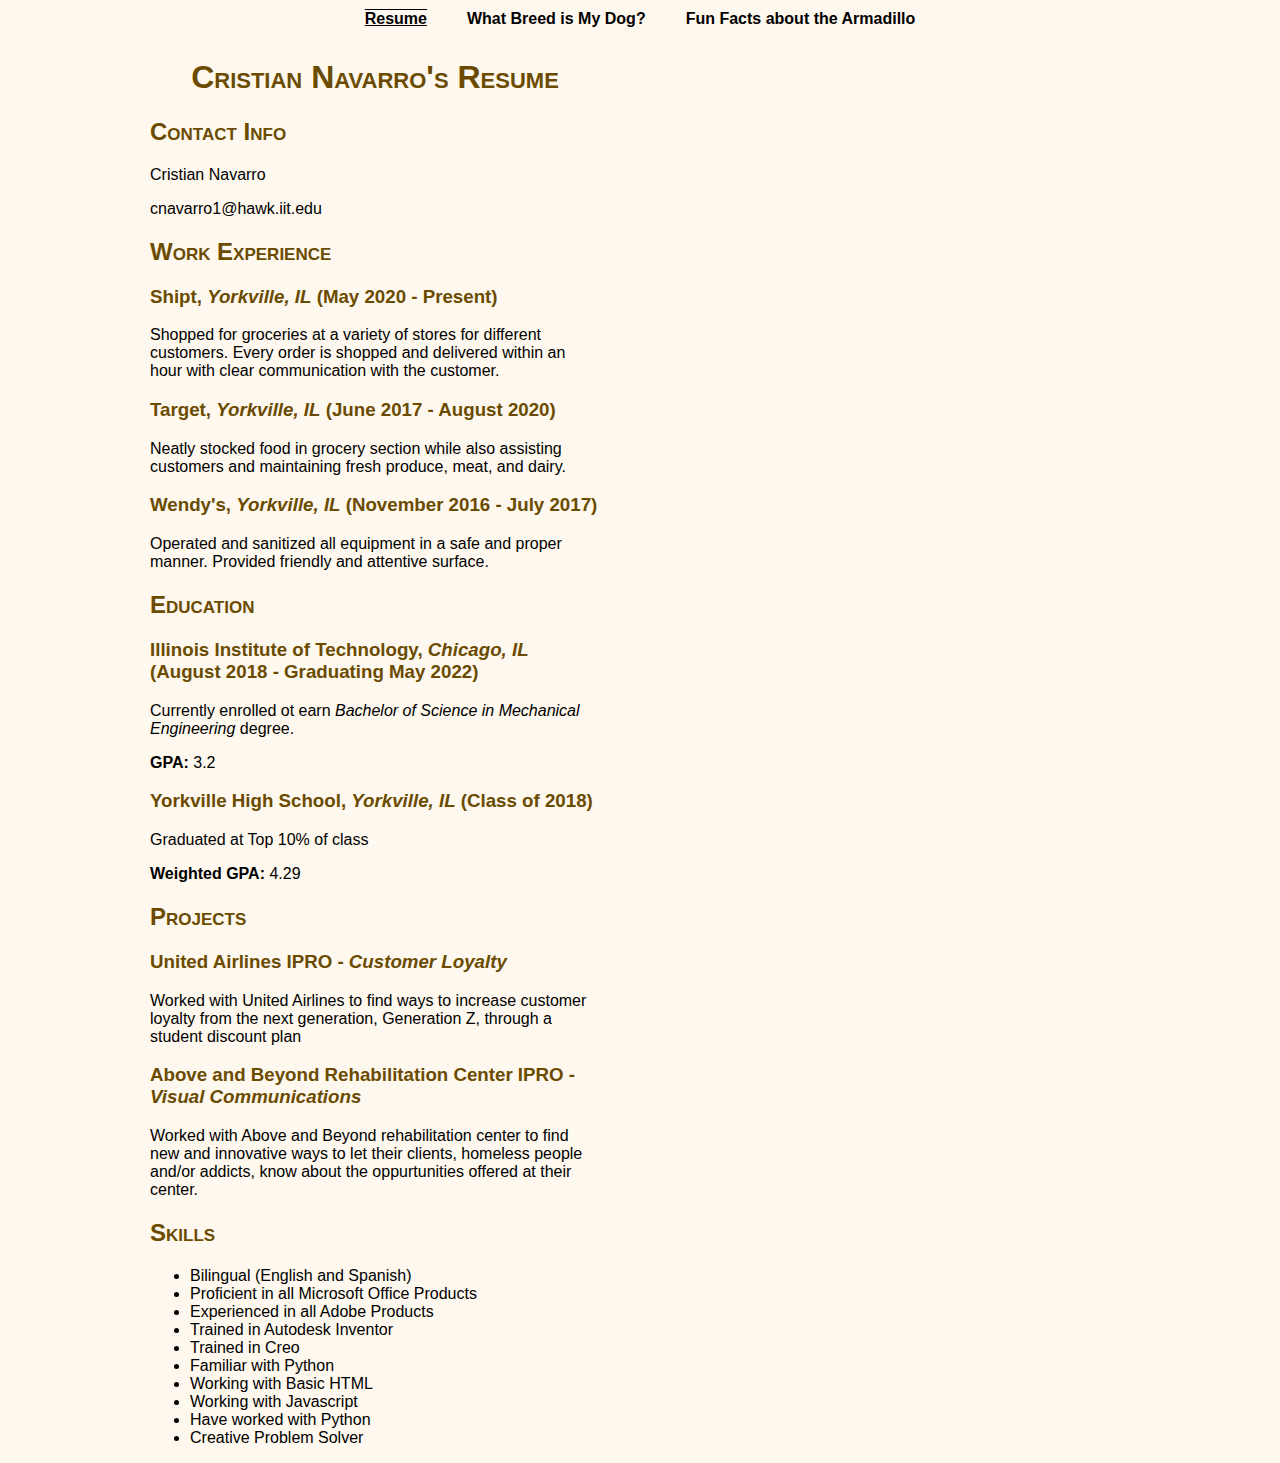
<file: index.html>
<!DOCTYPE html>
<html lang="en">
<head>
  <meta charset="UTF-8">
  <title>Cristian Navarro's Resume</title>
  <link rel="stylesheet" type="text/css" href="css/normalize.css">
  <link rel="stylesheet" href="css/style.css">
</head>
<body>
  <header>
    <nav id="main-navbar">
      <div id="navbar-container">
        <ul>
          <li id="onpage"><a href="https://cnavarro1.github.io/project1/"><strong>Resume</strong></a></li>
          <li><a href="https://cnavarro1.github.io/project1/unknowndogbreed.html"><strong>What Breed is My Dog?</strong></a></li>
          <li><a href="https://cnavarro1.github.io/project1/armadillofacts.html"><strong>Fun Facts about the Armadillo</strong></a></li>
        </ul>
      </div>
    </nav>
  </header>
  <section id="resume">
  <h1>Cristian Navarro's Resume</h1>
  <section>
    <h2>Contact Info</h2>
    <p>Cristian Navarro</p>
    <p>cnavarro1&commat;hawk.iit.edu</p>
  </section>
  <section>
    <h2>Work Experience</h2>
    <h3>Shipt, <em>Yorkville, IL</em> (May 2020 - Present)</h3>
    <p>Shopped for groceries at a variety of stores for different customers. Every order is shopped and delivered within an hour with clear communication with the customer.</p>
    <h3>Target, <em>Yorkville, IL</em> (June 2017 - August 2020)</h3>
    <p>Neatly stocked food in grocery section while also assisting customers and maintaining fresh produce, meat, and dairy.</p>
    <h3>Wendy's, <em>Yorkville, IL</em> (November 2016 - July 2017)</h3>
    <p>Operated and sanitized all equipment in a safe and proper manner. Provided friendly and attentive surface.</p> 
  </section>
  <section>
    <h2>Education</h2>
    <h3>Illinois Institute of Technology, <em>Chicago, IL</em> (August 2018 - Graduating May 2022)</h3>
    <p>Currently enrolled ot earn <em>Bachelor of Science in Mechanical Engineering</em> degree.</p>
    <p><strong>GPA:</strong> 3.2</p>
    <h3>Yorkville High School, <em>Yorkville, IL</em> (Class of 2018)</h3>
    <p>Graduated at Top 10% of class</p>
    <p><strong>Weighted GPA:</strong> 4.29</p>
  </section>
  <section>
    <h2>Projects</h2>
    <h3>United Airlines IPRO - <em>Customer Loyalty</em></h3>
    <p>Worked with United Airlines to find ways to increase customer loyalty from the next generation, Generation Z, through a student discount plan</p>
    <h3>Above and Beyond Rehabilitation Center IPRO - <em>Visual Communications</em></h3>
    <p>Worked with Above and Beyond rehabilitation center to find new and innovative ways to let their clients, homeless people and/or addicts, know about the oppurtunities offered at their center.</p>
  </section>
  <section>
    <h2>Skills</h2>
    <div id="skills">
      <ul>
        <li>Bilingual (English and Spanish)</li>
        <li>Proficient in all Microsoft Office Products</li>
        <li>Experienced in all Adobe Products</li>
        <li>Trained in Autodesk Inventor</li>
        <li>Trained in Creo</li>
        <li>Familiar with Python</li>
        <li>Working with Basic HTML</li>
        <li>Working with Javascript</li>
        <li>Have worked with Python</li>
        <li>Creative Problem Solver</li>
      </ul>
    </div>
  </section>
  </section>
</body>
</html>
</file>
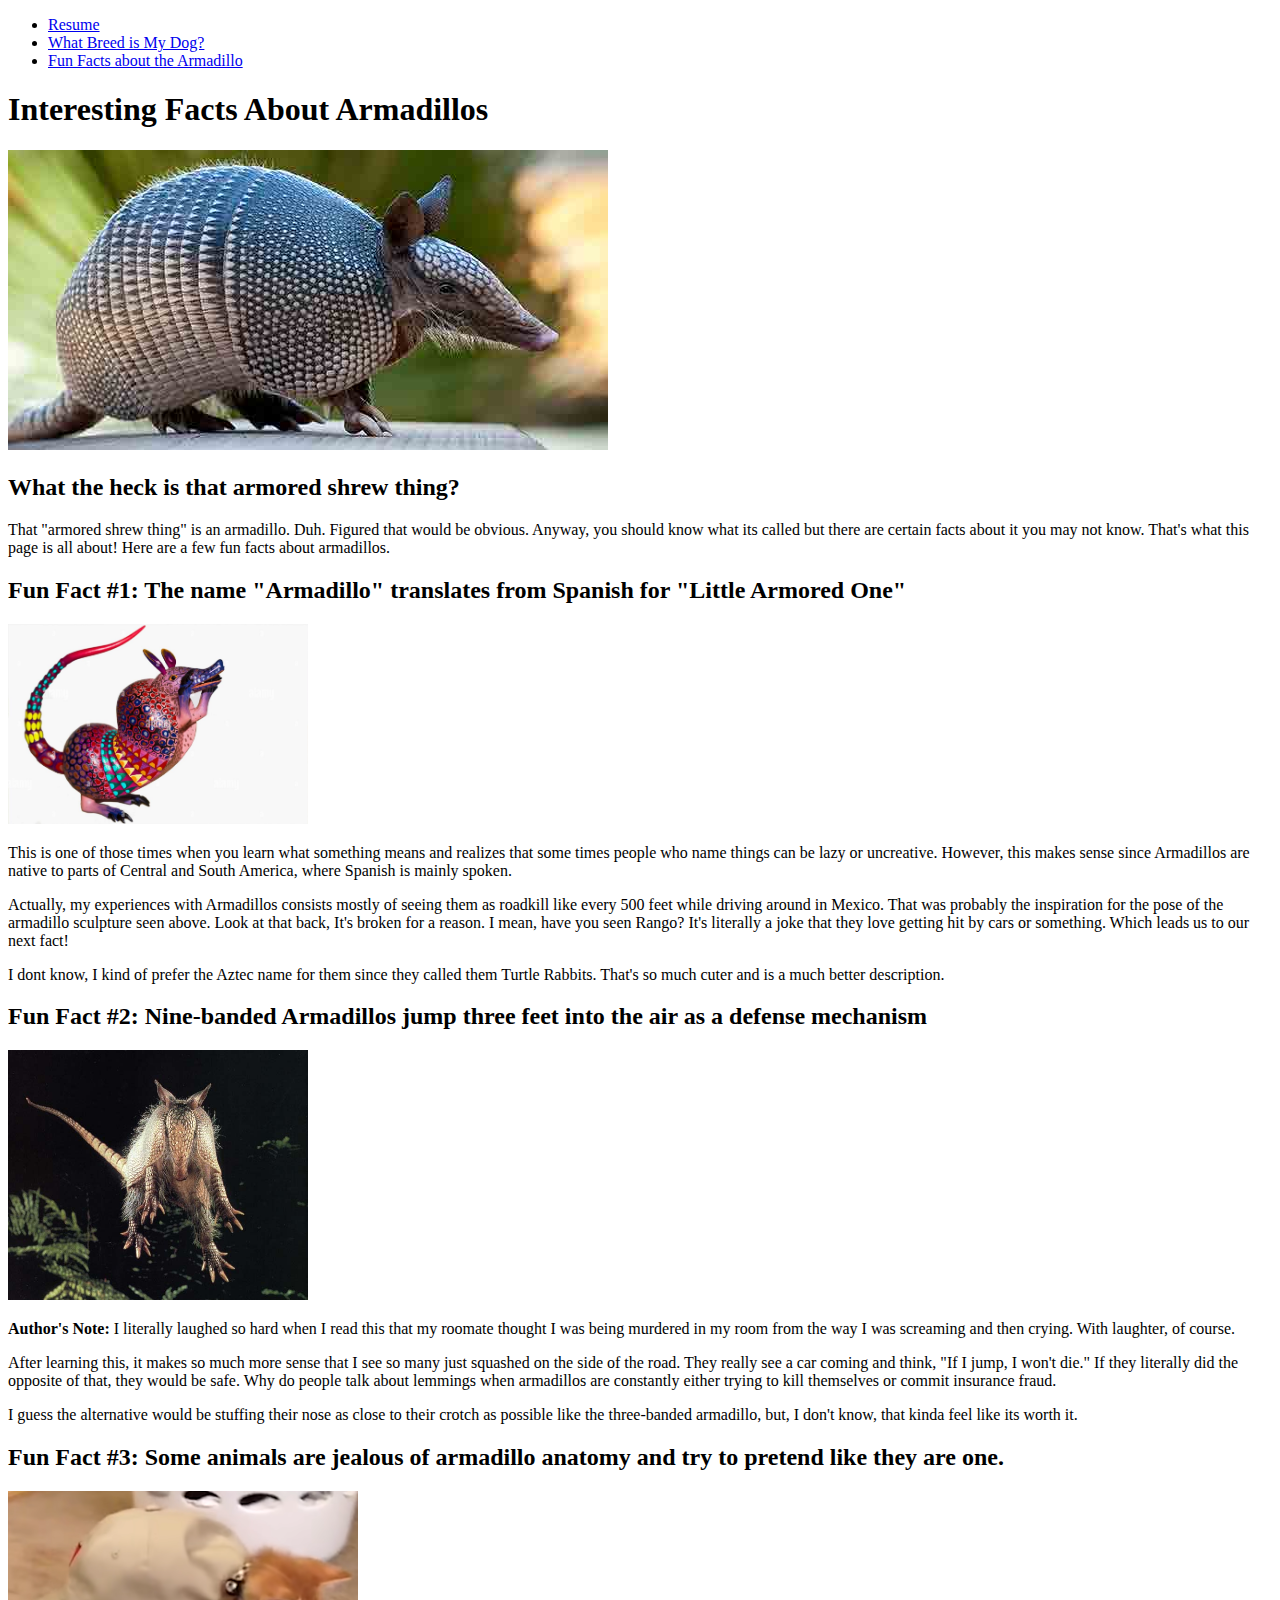
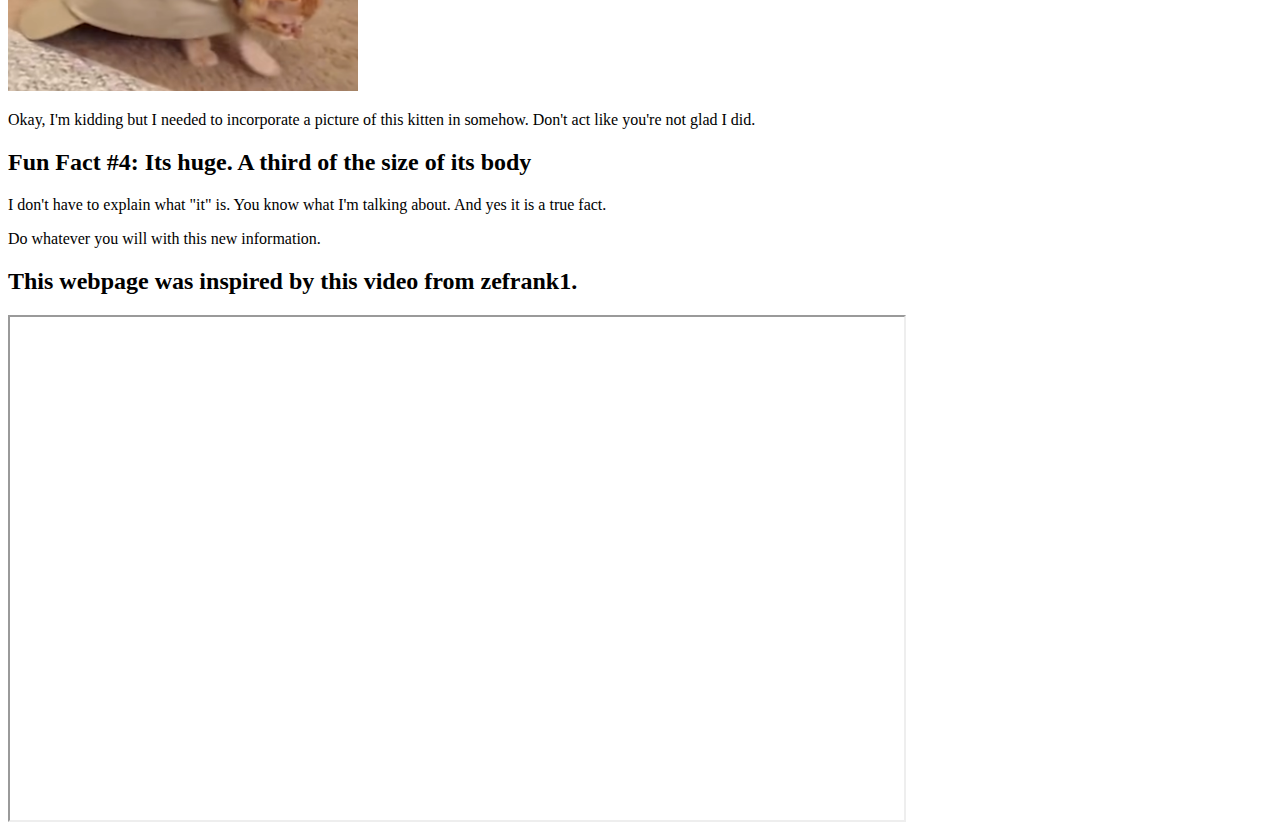
<file: ArmadilloFacts.html>
<!DOCTYPE html>
<html lang="en">
<head>
  <meta charset="UTF-8">
  <title>Interesting Facts About Armadillos</title>
</head>

<body>
   <ul>
    <li><a href="https://cnavarro1.github.io/Project1/">Resume</a></li>
    <li><a href="https://cnavarro1.github.io/Project1/UnknownDogBreed.html">What Breed is My Dog?</a></li>
	<li><a href="https://cnavarro1.github.io/Project1/ArmadilloFacts.html">Fun Facts about the Armadillo</a></li>
  </ul>
  
  <h1>Interesting Facts About Armadillos</h1>
    <img src="Images/NineBandArmadillo.jpg" alt="Nine Banded Armadillo" width="600" height="300">
    <h2>What the heck is that armored shrew thing?</h2>
	  <p>That "armored shrew thing" is an armadillo. Duh. Figured that would be obvious. Anyway, you should 
	  know what its called but there are certain facts about it you may not know. That's what this page
	  is all about! Here are a few fun facts about armadillos.
	  </p> 
	  
	<h2>Fun Fact #1: The name "Armadillo" translates from Spanish for "Little Armored One"</h2>
	  <img src="Images/ArmadilloArt.jpg" alt="Mexican Armadillo Sculpture" width="300" height="200">
	  <p>This is one of those times when you learn what something means and realizes that some times people 
	  who name things can be lazy or uncreative. However, this makes sense since Armadillos are native to 
	  parts of Central and South America, where Spanish is mainly spoken.  	  
	  </p>
	  <p>Actually, my experiences with Armadillos consists mostly of seeing them as roadkill like every 500 feet 
	  while driving around in Mexico. That was probably the inspiration for the pose of the armadillo sculpture
	  seen above. Look at that back, It's broken for a reason. I mean, have you seen Rango? It's literally a 
	  joke that they love getting hit by cars or something. Which leads us to our next fact!
	  </p>
	  <p>I dont know, I kind of prefer the Aztec name for them since they called them Turtle Rabbits. That's 
	  so much cuter and is a much better description.
	  
	<h2>Fun Fact #2: Nine-banded Armadillos jump three feet into the air as a defense mechanism</h2>
	  <img src="Images/ArmadilloJump.jpg" alt="Armadillo Mid-jump" width="300" height="250">
	  <p><strong>Author's Note:</strong> I literally laughed so hard when I read this that my roomate thought
	  I was being murdered in my room from the way I was screaming and then crying. With laughter, of course.
	  </p>
	  <p>After learning this, it makes so much more sense that I see so many just squashed on the side of the
	  road. They really see a car coming and think, "If I jump, I won't die." If they literally did the 
	  opposite of that, they would be safe. Why do people talk about lemmings when armadillos are constantly 
	  either trying to kill themselves or commit insurance fraud.
	  </p>
	  <p>I guess the alternative would be stuffing their nose as close to their crotch as possible like the 
	  three-banded armadillo, but, I don't know, that kinda feel like its worth it.
	  </p>
	
	<h2>Fun Fact #3: Some animals are jealous of armadillo anatomy and try to pretend like they are one.</h2>
	  <img src="Images/catadillo.png" alt="Cat but Armadillo" width="350" height="200">
	  <p>Okay, I'm kidding but I needed to incorporate a picture of this kitten in somehow. Don't act like 
	  you're not glad I did.
	  </p>
	
	<h2>Fun Fact #4: Its huge. A third of the size of its body</h2>
	<p>I don't have to explain what "it" is. You know what I'm talking about. And yes it is a true fact.
	</p>
	<p>Do whatever you will with this new information.
	</p>
	
	<h2>This webpage was inspired by this video from zefrank1.</h2>
	<iframe width="894" height="503" src="https://www.youtube.com/embed/110iUX1Ursk" title="YouTube video player" allow="accelerometer; autoplay; clipboard-write; encrypted-media; gyroscope; picture-in-picture" allowfullscreen></iframe>
</body>
</html>
</file>
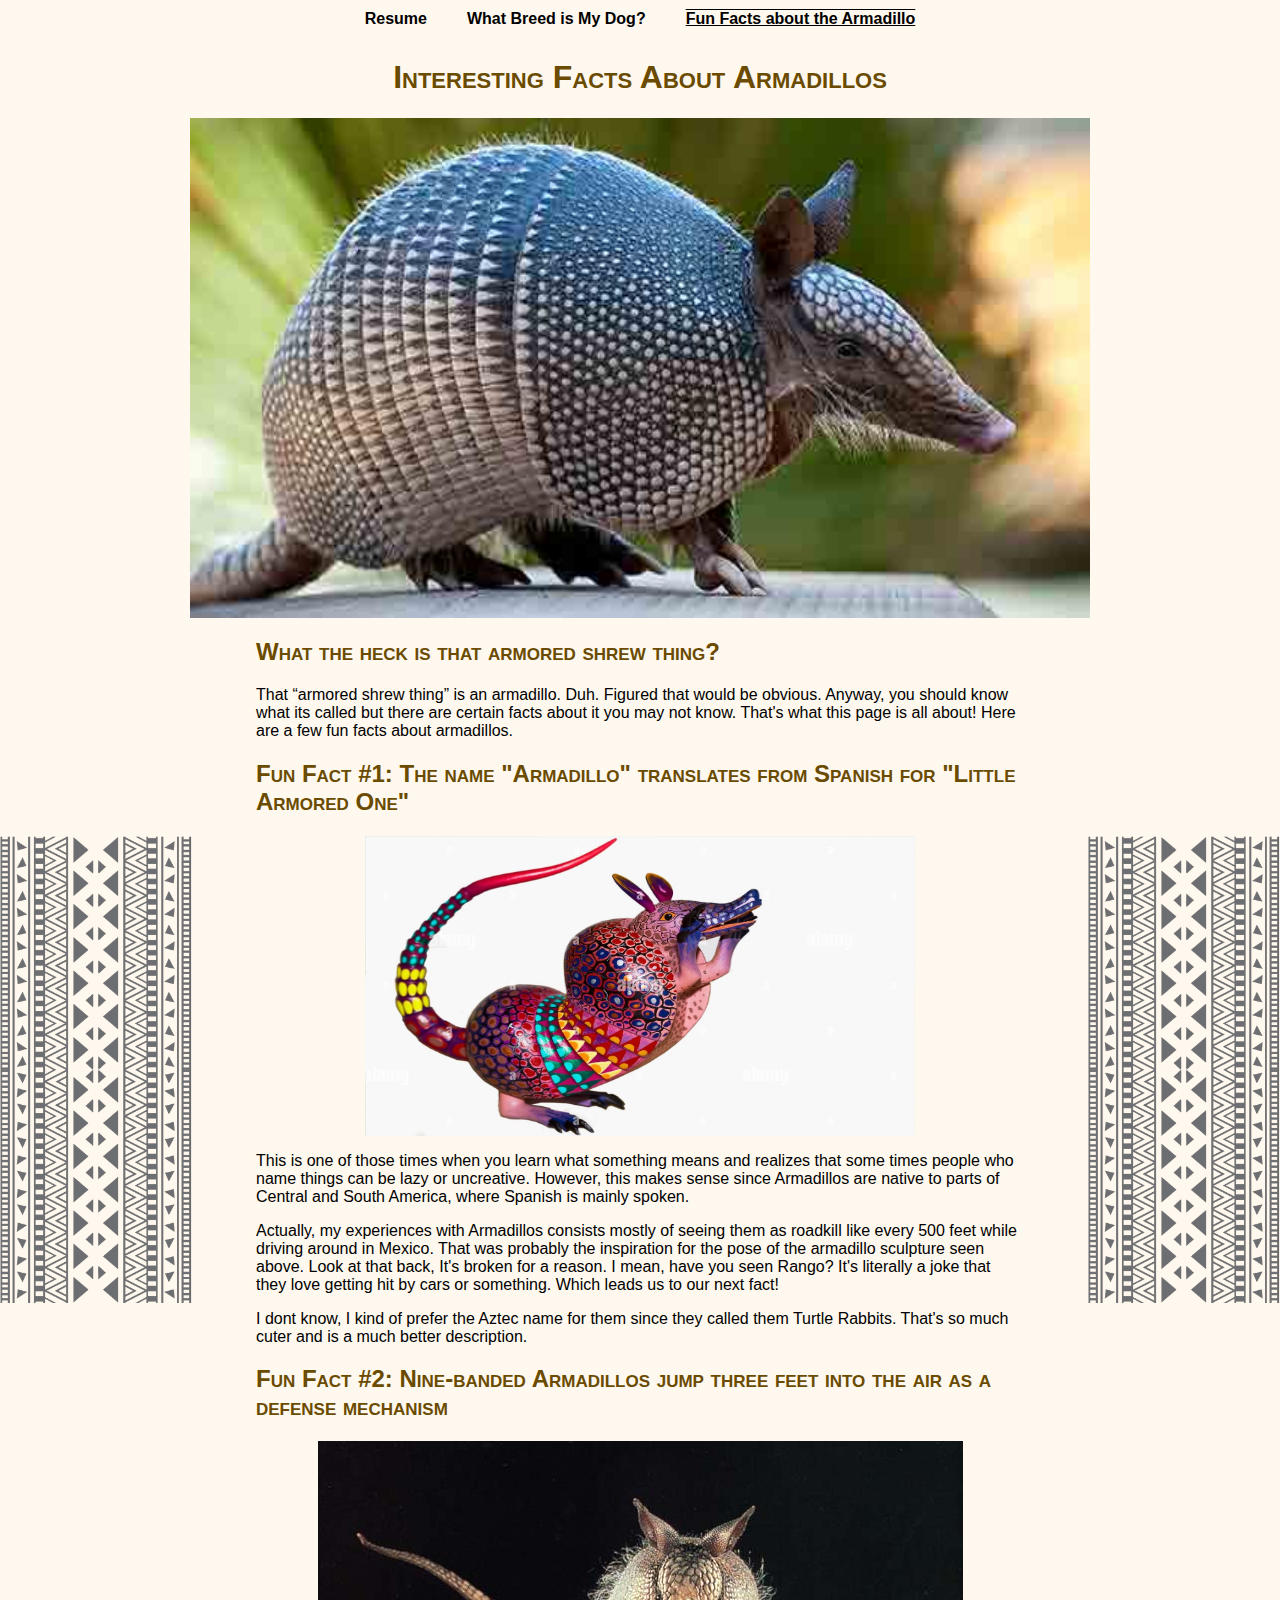
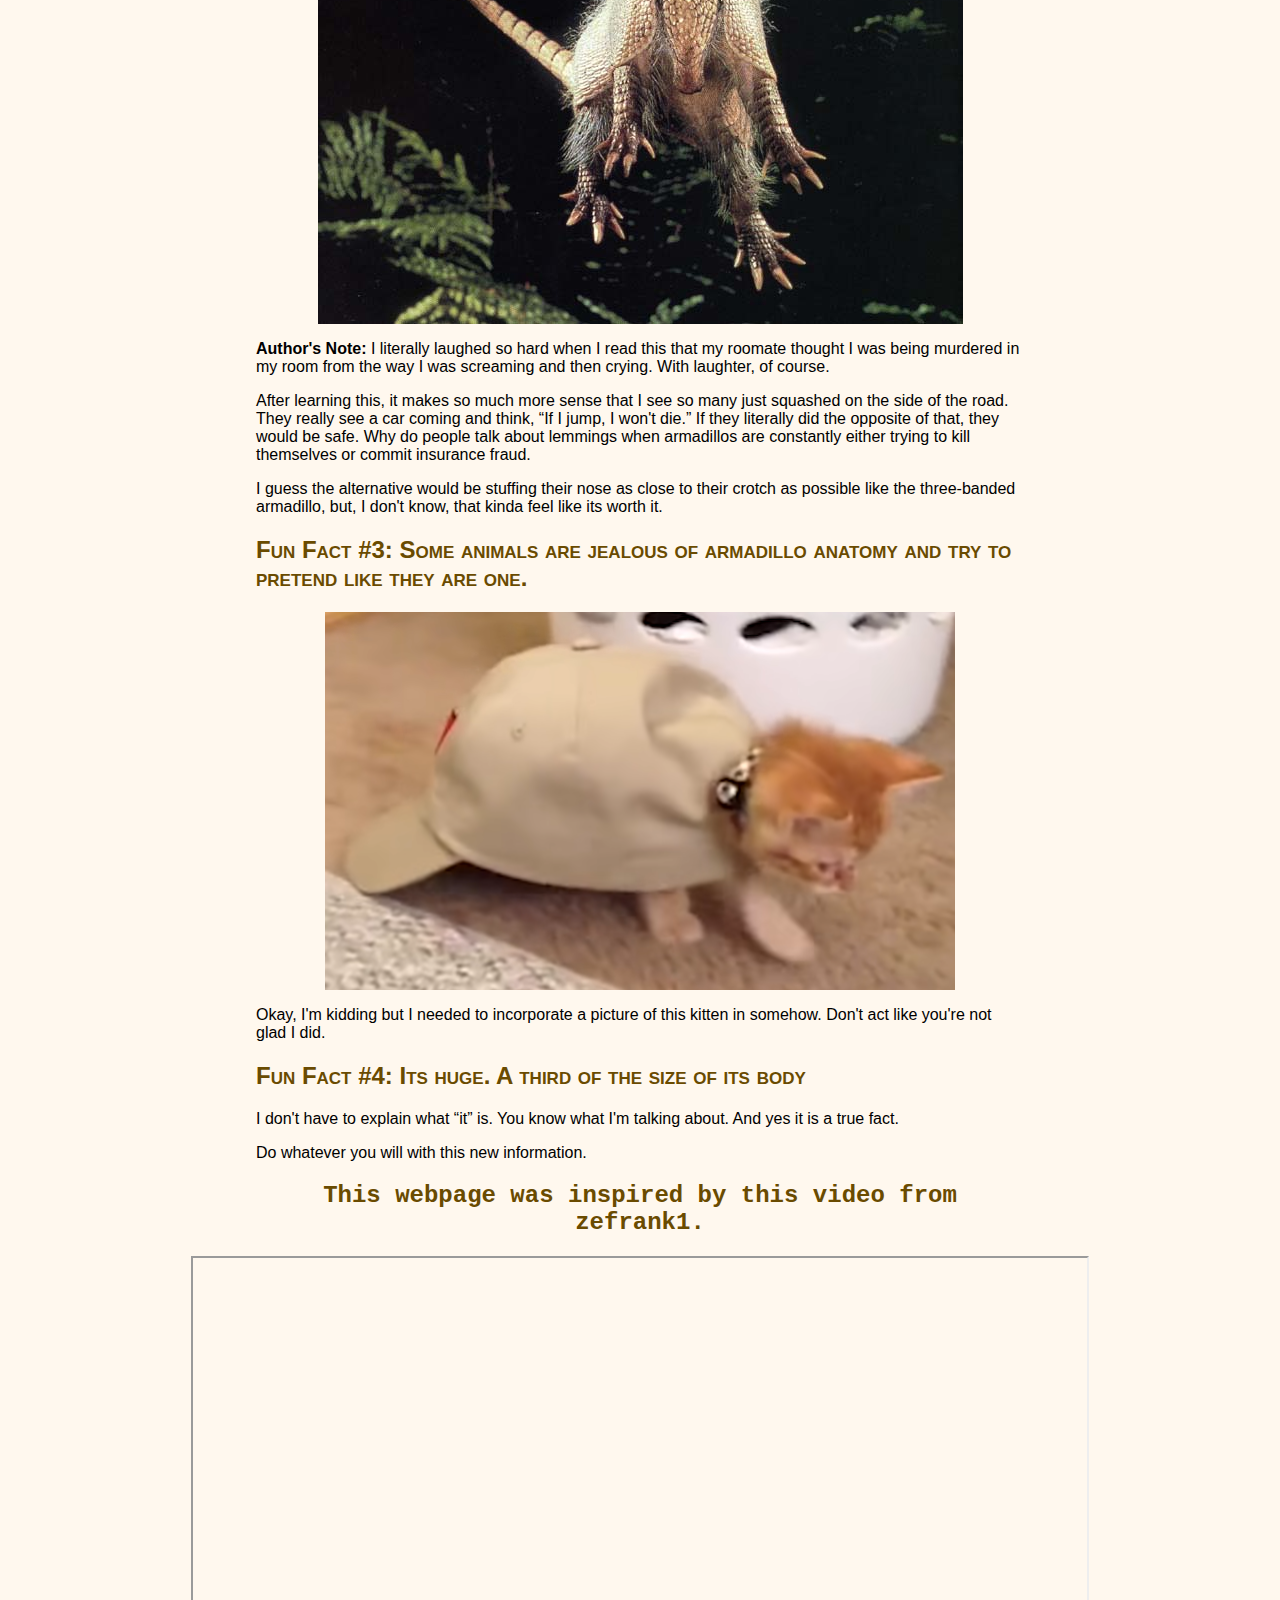
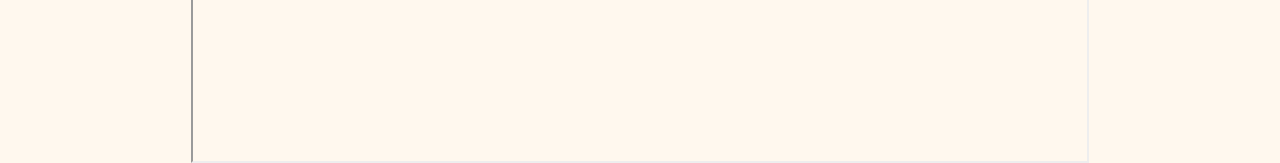
<file: armadillofacts.html>
<!DOCTYPE html>
<html lang="en">
<head>
  <meta charset="UTF-8">
  <title>Interesting Facts About Armadillos</title>
  <link rel="stylesheet" href="css/style.css">
  <link rel="stylesheet" type="text/css" href="css/normalize.css">
</head>

<body>
  <header>
    <nav id="main-navbar">
      <div id="navbar-container">
        <ul>
          <li><a href="https://cnavarro1.github.io/project1/"><strong>Resume</strong></a></li>
          <li><a href="https://cnavarro1.github.io/project1/unknowndogbreed.html"><strong>What Breed is My Dog?</strong></a></li>
          <li id="onpage"><a href="https://cnavarro1.github.io/project1/armadillofacts.html"><strong>Fun Facts about the Armadillo</strong></a></li>
        </ul>
      </div>
    </nav>
  </header>

  <h1>Interesting Facts About Armadillos</h1>
  
  <img src="images/ninebandarmadillo.jpg" alt="Nine Banded Armadillo" height="500" width="900" >
  <section>
    <h2>What the heck is that armored shrew thing?</h2>
    <div>
      <p>
        That &ldquo;armored shrew thing&rdquo; is an armadillo. Duh. Figured that would be obvious. Anyway, you should 
        know what its called but there are certain facts about it you may not know. That's what this page
        is all about! Here are a few fun facts about armadillos.
      </p>
    </div>
  </section>
  <section>
    <h2>Fun Fact #1: The name "Armadillo" translates from Spanish for "Little Armored One"</h2>
    <img id="patternleft" src="css/pattern.png" alt="pattern" >
    <img id="patternright" src="css/pattern.png" alt="pattern" >
    <img src="images/armadilloart.jpg" alt="Mexican Armadillo Sculpture" height="300" width="550" >
    <div>
      <p>
	This is one of those times when you learn what something means and realizes that some times people 
        who name things can be lazy or uncreative. However, this makes sense since Armadillos are native to 
        parts of Central and South America, where Spanish is mainly spoken.  	  
      </p>
      <p>
	 Actually, my experiences with Armadillos consists mostly of seeing them as roadkill like every 500 feet 
         while driving around in Mexico. That was probably the inspiration for the pose of the armadillo sculpture
         seen above. Look at that back, It's broken for a reason. I mean, have you seen Rango? It's literally a 
         joke that they love getting hit by cars or something. Which leads us to our next fact!
      </p>
      <p>
	 I dont know, I kind of prefer the Aztec name for them since they called them Turtle Rabbits. That's 
         so much cuter and is a much better description.
      </p>
    </div>
  </section>
  <section>
    <h2>Fun Fact #2: Nine-banded Armadillos jump three feet into the air as a defense mechanism</h2>
    <img src="images/armadillojump.jpg" alt="Armadillo Mid-jump" >
    <div>
      <p>
        <strong>Author's Note:</strong> I literally laughed so hard when I read this that my roomate thought
        I was being murdered in my room from the way I was screaming and then crying. With laughter, of course.
      </p>
      <p>
        After learning this, it makes so much more sense that I see so many just squashed on the side of the
	road. They really see a car coming and think, &ldquo;If I jump, I won't die.&rdquo; If they literally did the 
	opposite of that, they would be safe. Why do people talk about lemmings when armadillos are constantly 
	either trying to kill themselves or commit insurance fraud.
      </p>
      <p>
        I guess the alternative would be stuffing their nose as close to their crotch as possible like the 
	three-banded armadillo, but, I don't know, that kinda feel like its worth it.
      </p>
    </div>
  </section>
  <section>
    <h2>Fun Fact #3: Some animals are jealous of armadillo anatomy and try to pretend like they are one.</h2>
    <img src="images/catadillo.png" alt="Cat but Armadillo" >
    <div>
      <p>
        Okay, I'm kidding but I needed to incorporate a picture of this kitten in somehow. Don't act like 
        you're not glad I did.
      </p>
    </div>
  </section>
  <section>
    <h2>Fun Fact #4: Its huge. A third of the size of its body</h2>
    <div>  
      <p>
        I don't have to explain what &ldquo;it&rdquo; is. You know what I'm talking about. And yes it is a true fact.
      </p>
      <p>
        Do whatever you will with this new information.
      </p>
    </div>
  </section>
  <section>
    <h2 id="note">This webpage was inspired by this video from zefrank1.</h2>
    <iframe width="894" height="503" src="https://www.youtube.com/embed/110iUX1Ursk" title="YouTube video player" allow="accelerometer; autoplay; clipboard-write; encrypted-media; gyroscope; picture-in-picture" allowfullscreen></iframe>
  </section>
</body>
</html>
</file>
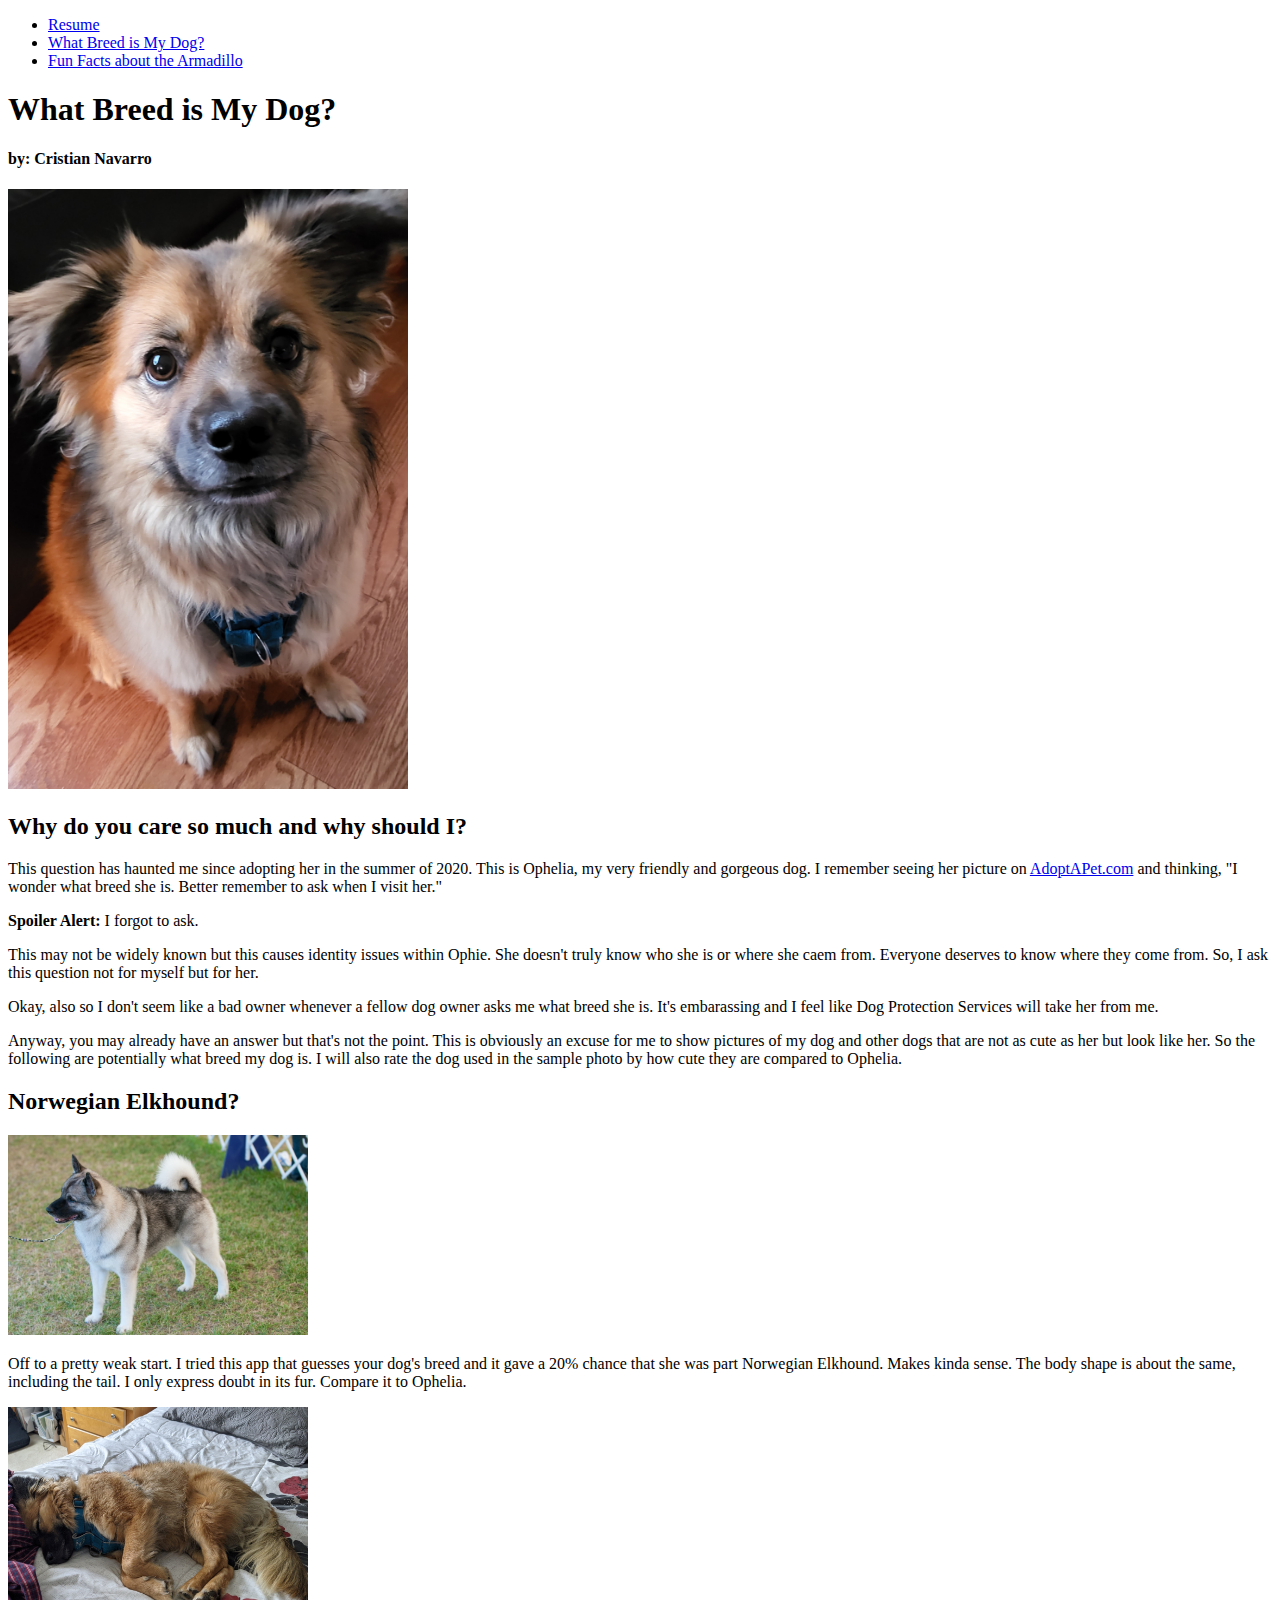
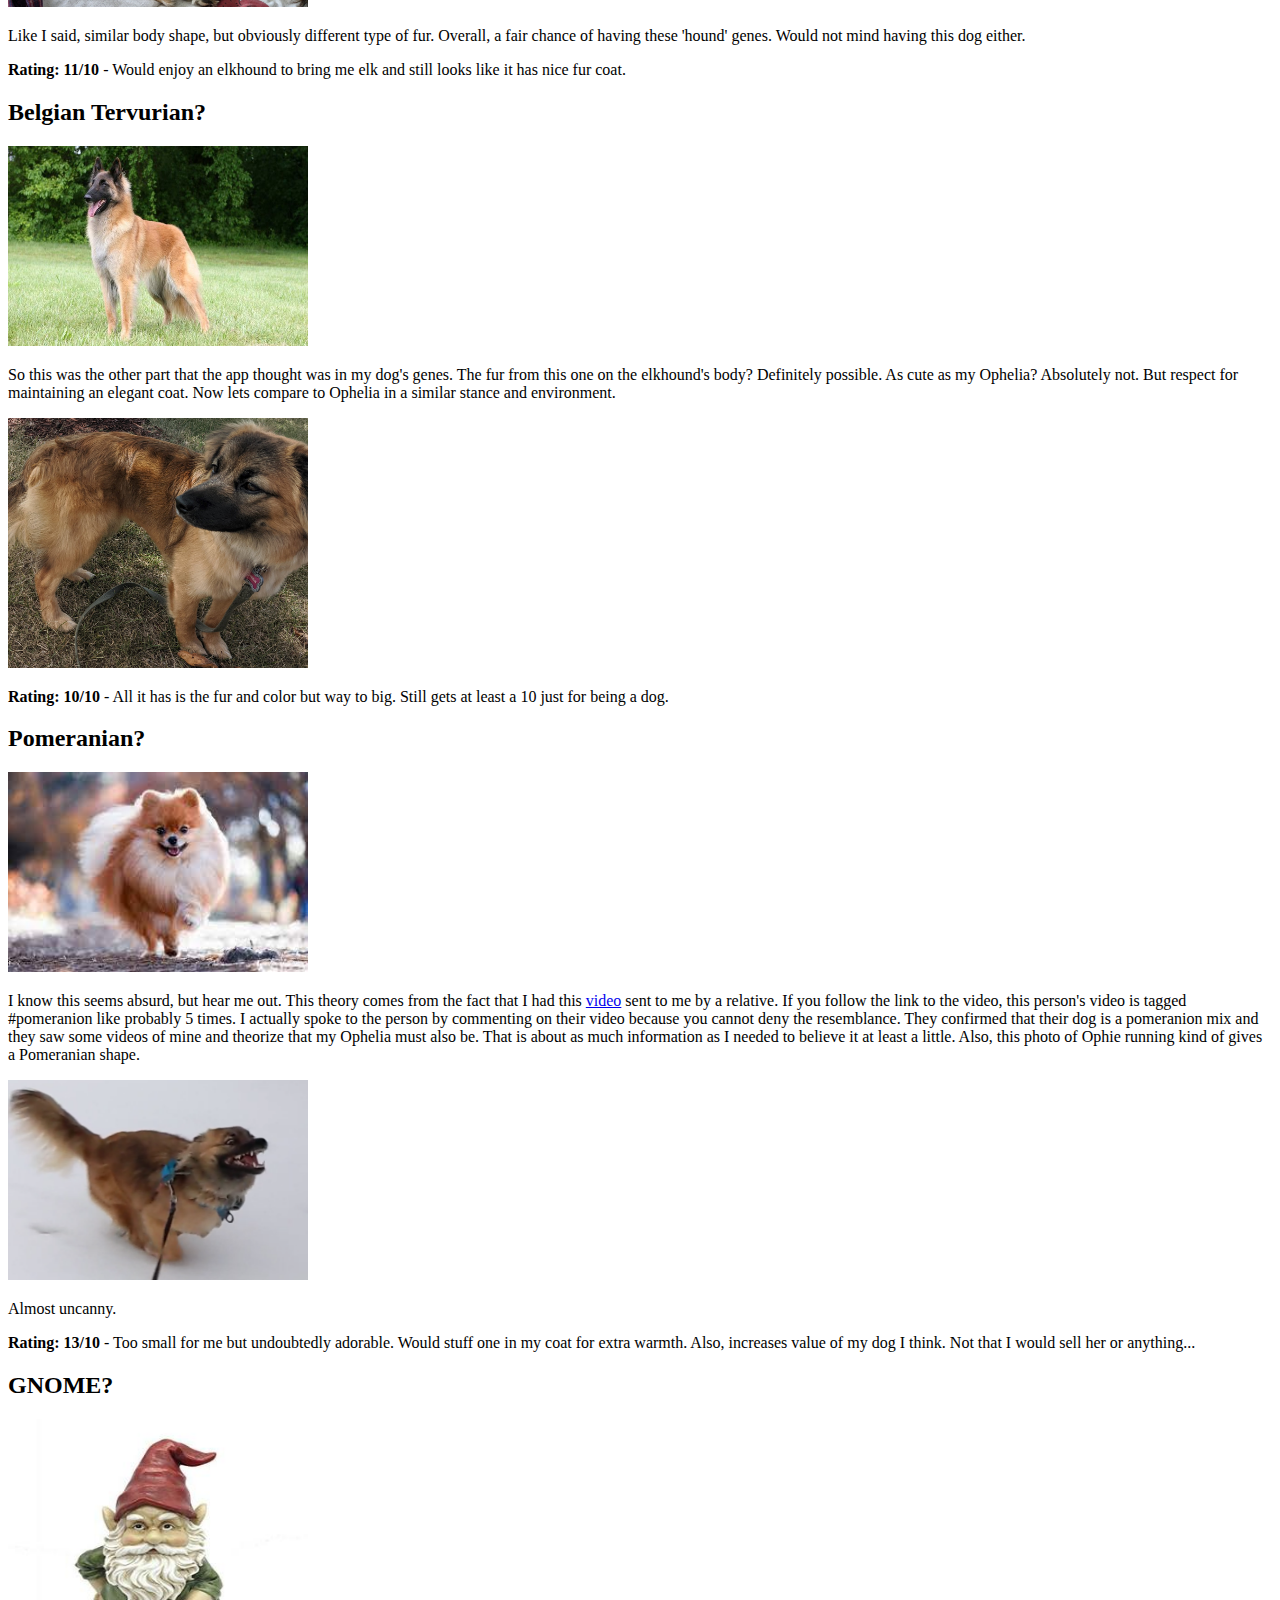
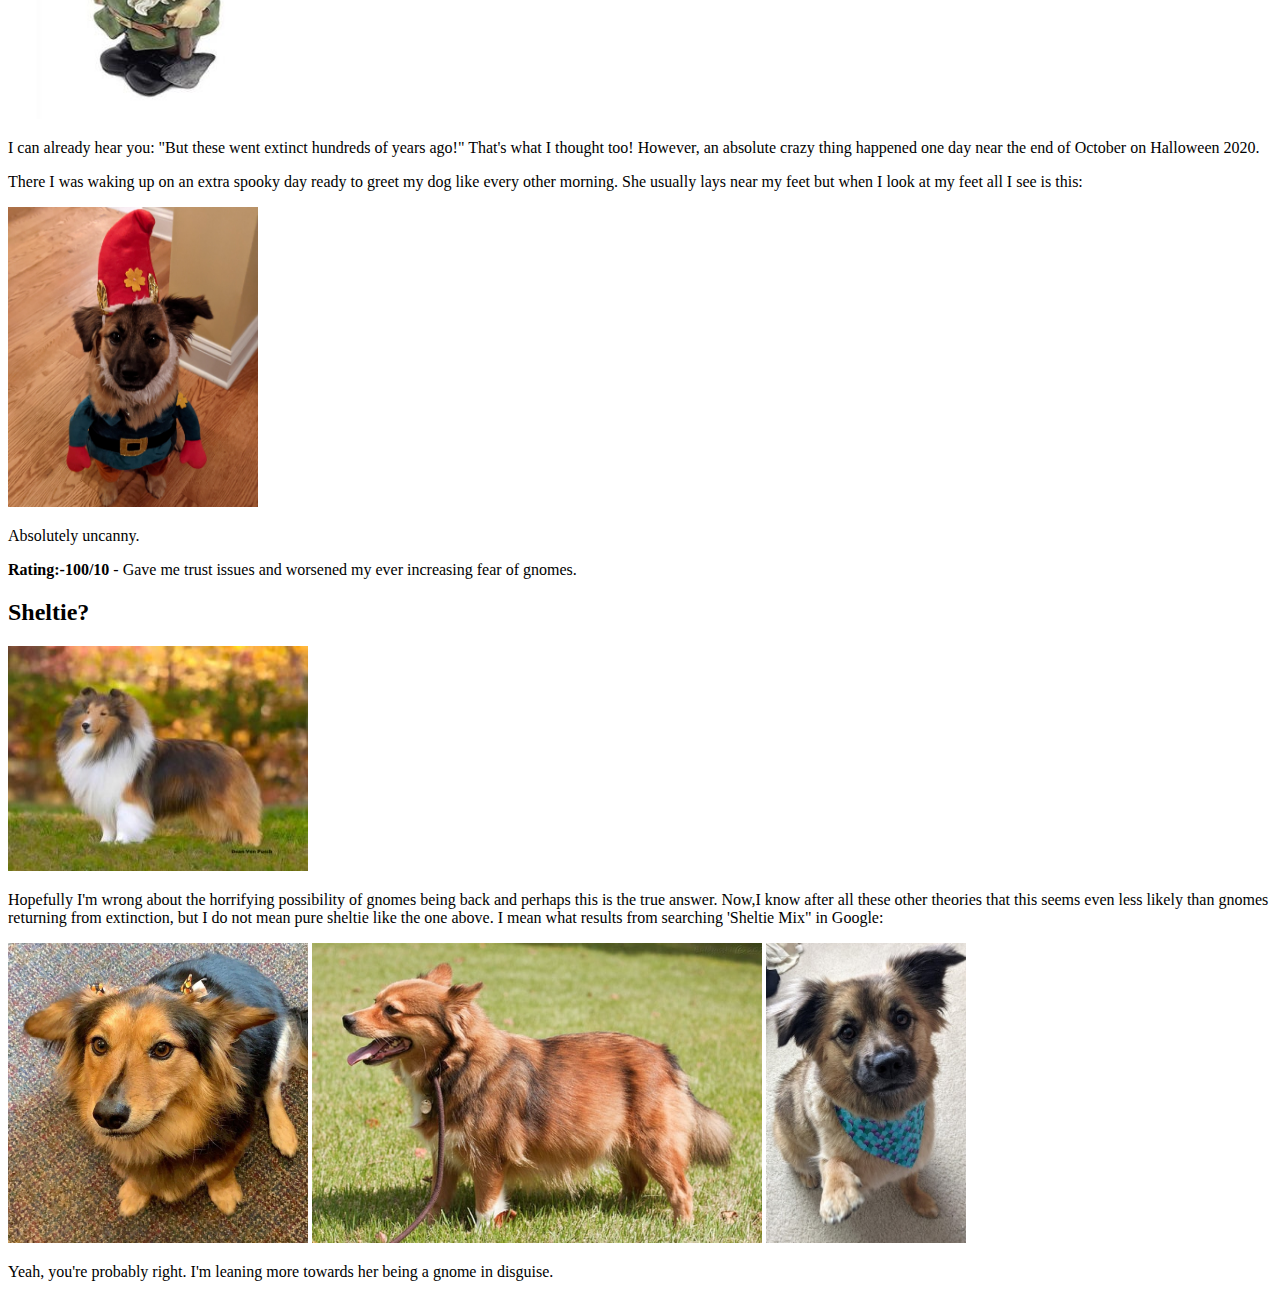
<file: UnknownDogBreed.html>
<!DOCTYPE html>
<html lang="en">
<head>
  <meta charset="UTF-8">
  <title>What Breed is My Dog?</title>
</head>

<body>
   <ul>
    <li><a href="https://cnavarro1.github.io/Project1/">Resume</a></li>
    <li><a href="https://cnavarro1.github.io/Project1/UnknownDogBreed.html">What Breed is My Dog?</a></li>
	<li><a href="https://cnavarro1.github.io/Project1/ArmadilloFacts.html">Fun Facts about the Armadillo</a></li>
  </ul>
  
  <h1>What Breed is My Dog?</h1>
    <h4>by: Cristian Navarro</h4>
    <img src="Images/Ophelia_Main.jpg" alt="Ophelia Looking at Camera" width="400" height="600">
    <h2>Why do you care so much and why should I?</h2>
	  <p>This question has haunted me since adopting her in the summer of 2020. This is Ophelia, my very 
	  friendly and gorgeous dog. I remember seeing her picture on <a href="https://adoptapet.com/">AdoptAPet.com</a> 
	  and thinking, "I wonder what breed she is. Better remember to ask when I visit her."
	  </p> 
	  <p><strong>Spoiler Alert:</strong> I forgot to ask.</p>
	  <p>This may not be widely known but this causes identity issues within Ophie. She doesn't truly know
	  who she is or where she caem from. Everyone deserves to know where they come from. So, I ask this 
	  question not for myself but for her.
	  </p>
	  <p>Okay, also so I don't seem like a bad owner whenever a fellow dog owner asks me what breed she is.
	  It's embarassing and I feel like Dog Protection Services will take her from me.
	  </p>
	  <p>Anyway, you may already have an answer but that's not the point. This is obviously an excuse for me to 
	  show pictures of my dog and other dogs that are not as cute as her but look like her. So the following 
	  are potentially what breed my dog is. I will also rate the dog used in the sample photo by how cute they 
	  are compared to Ophelia.
	  </p>
	<h2>Norwegian Elkhound?</h2>
	  <img src="Images/Norwegian-Elkhound-Dog-Breed.jpeg" alt="Elkhound" width="300" height="200">
	  <p>Off to a pretty weak start. I tried this app that guesses your dog's breed and it gave a 20% chance 
	  that she was part Norwegian Elkhound. Makes kinda sense. The body shape is about the same, including 
	  the tail. I only express doubt in its fur. Compare it to Ophelia. 
	  </p>
	  <img src="Images/SleepingOphie.jpg" alt="Sleeping Ophie" width="300" height="200">
	  <p>Like I said, similar body shape, but obviously different type of fur. Overall, a fair chance of 
	  having these 'hound' genes. Would not mind having this dog either.
	  </p>
	  <p><strong>Rating: 11/10</strong> - Would enjoy an elkhound to bring me elk and still looks like it has 
	  nice fur coat.
	  </p>
	<h2>Belgian Tervurian?</h2>
	  <img src="Images/Tervurian.jpg" alt="Tervurian" width="300" height="200">
	  <p>So this was the other part that the app thought was in my dog's genes. The fur from this one on 
	  the elkhound's body? Definitely possible. As cute as my Ophelia? Absolutely not. But respect for 
      maintaining an elegant coat. Now lets compare to Ophelia in a similar stance and environment.	  
      </p>
	  <img src="Images/OutsideOphie.jpg" alt="Ophie but Outside" width="300" height="250">
	  <p><strong>Rating: 10/10</strong> - All it has is the fur and color but way to big. Still gets at 
	  least a 10 just for being a dog.
	<h2>Pomeranian?</h2>
	  <img src="Images/Pomeranian.jpg" alt="Pomeranian" width="300" height="200">
	  <p> I know this seems absurd, but hear me out. This theory comes from the fact that I had this <a href="https://www.tiktok.com/@isthatcake/video/7030242625798081797?_t=8PWYsExUefW&_r=1">video</a>
	  sent to me by a relative. If you follow the link to the video, this person's video is tagged #pomeranion 
	  like probably 5 times. I actually spoke to the person by commenting on their video because you cannot 
	  deny the resemblance. They confirmed that their dog is a pomeranion mix and they saw some videos of mine
	  and theorize that my Ophelia must also be. That is about as much information as I needed to believe it at 
	  least a little. Also, this photo of Ophie running kind of gives a Pomeranian shape. 
	  </p>
	  <img src="Images/ZoomingOphie.png" alt="Ophie Running" width="300" height="200">
	  <p>Almost uncanny.</p>
	  <p><strong>Rating: 13/10</strong> - Too small for me but undoubtedly adorable. Would stuff one in my coat for
	  extra warmth. Also, increases value of my dog I think. Not that I would sell her or anything...
	  </p>
	<h2>GNOME?</h2>
	  <img src="Images/gnome.jpg" alt="A Gnome" width="300" height="300">
	  <p>I can already hear you: "But these went extinct hundreds of years ago!" That's what I thought too!
	  However, an absolute crazy thing happened one day near the end of October on Halloween 2020.
	  </p>
	  <p>There I was waking up on an extra spooky day ready to greet my dog like every other morning. She 
	  usually lays near my feet but when I look at my feet all I see is this:
	  </p>
	  <img src="Images/GnomeOphie.jpg" alt="Also a Gnome?" width="250" height="300">
	  <p>Absolutely uncanny.</p>
	  <p><strong>Rating:-100/10</strong> - Gave me trust issues and worsened my ever increasing fear of gnomes.
	  </p>
	<h2>Sheltie?</h2>
	  <img src="Images/Sheltie.jpg" alt="Sheltie" width="300" height="225">
	  <p>Hopefully I'm wrong about the horrifying possibility of gnomes being back and perhaps this is the 
	  true answer. Now,I know after all these other theories that this seems even less likely than gnomes 
	  returning from extinction, but I do not mean pure sheltie like the one above. I mean what results 
	  from searching 'Sheltie Mix" in Google:
	  </p>
	  <img src="Images/SheltieMix1.jpg" alt="Sheltie Mix 1" width="300" height="300">
	  <img src="Images/SheltieMix2.jpg" alt="Sheltie Mix 2" width="450" height="300">
	  <img src="Images/OphieShake.jpg" alt="Ophie putting up her paw" width="200" height="300">
	  <p>Yeah, you're probably right. I'm leaning more towards her being a gnome in disguise.</p>
</body>
</html>
</file>
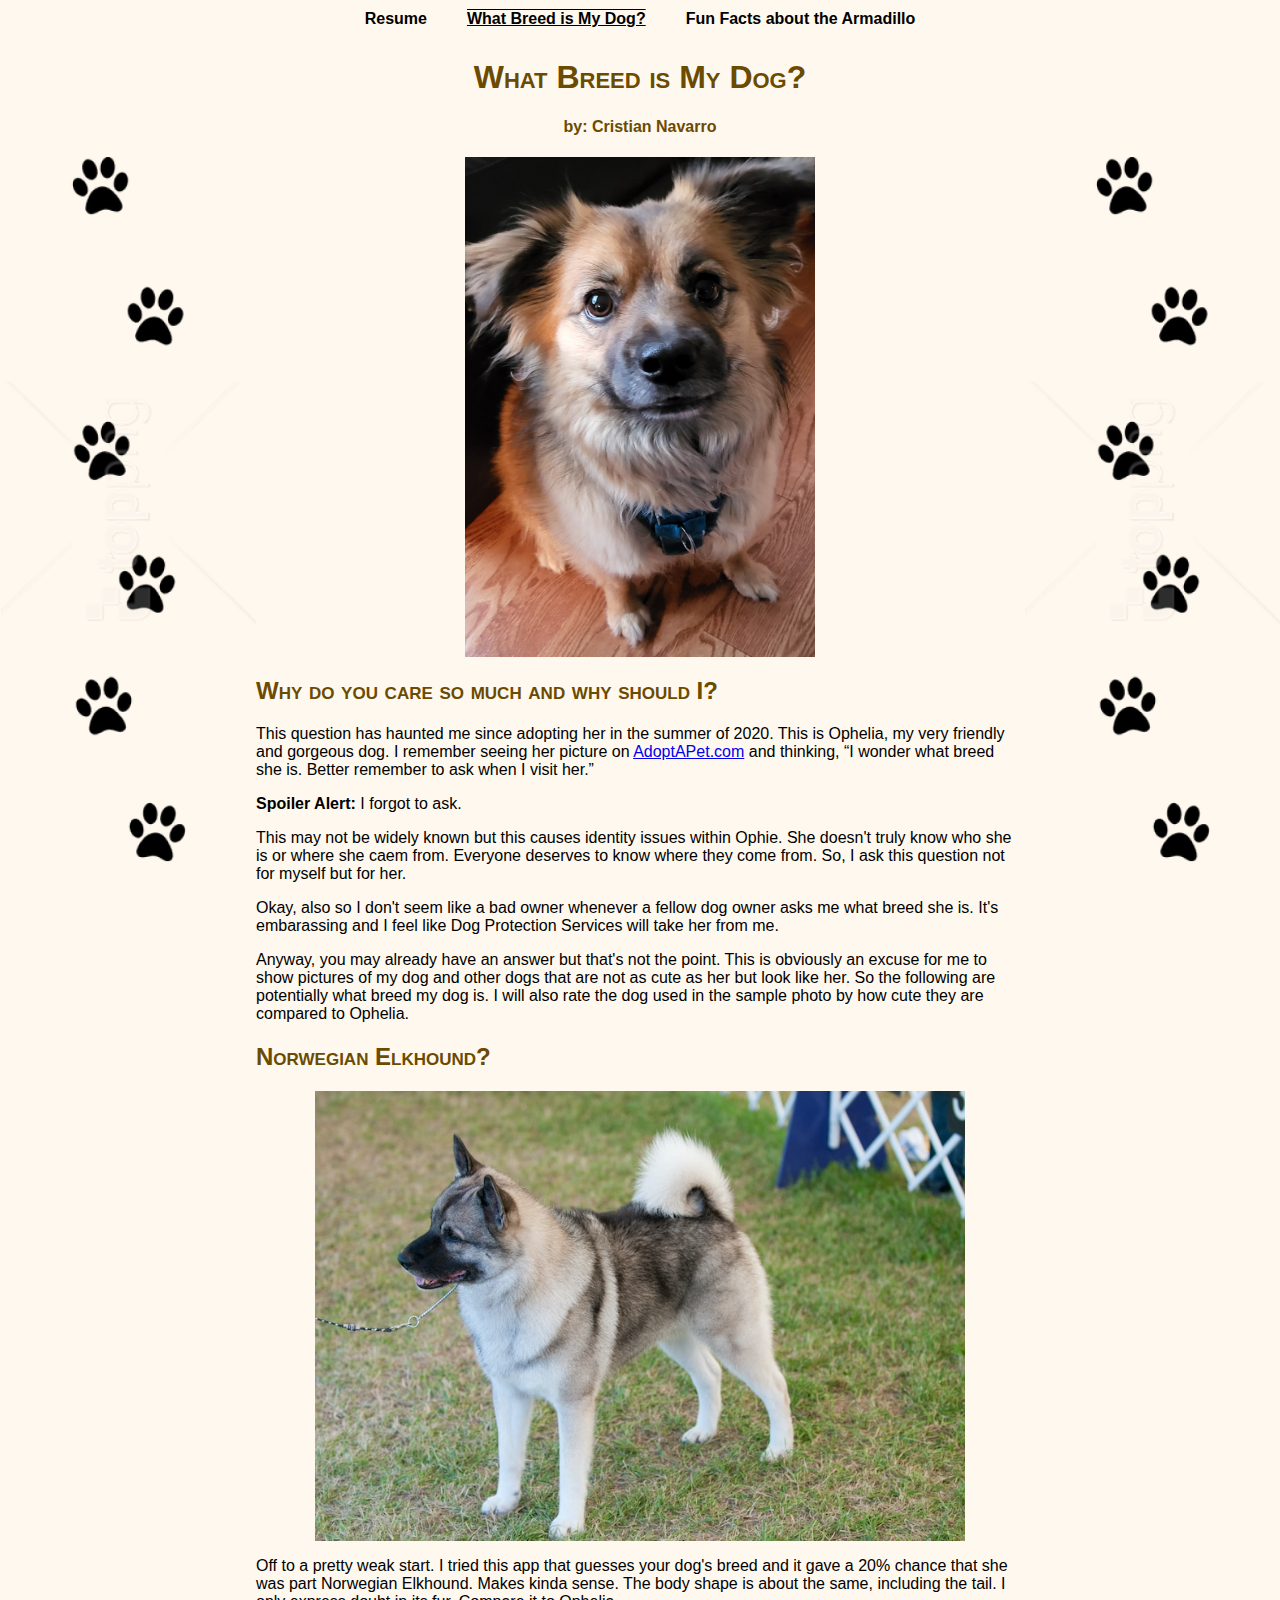
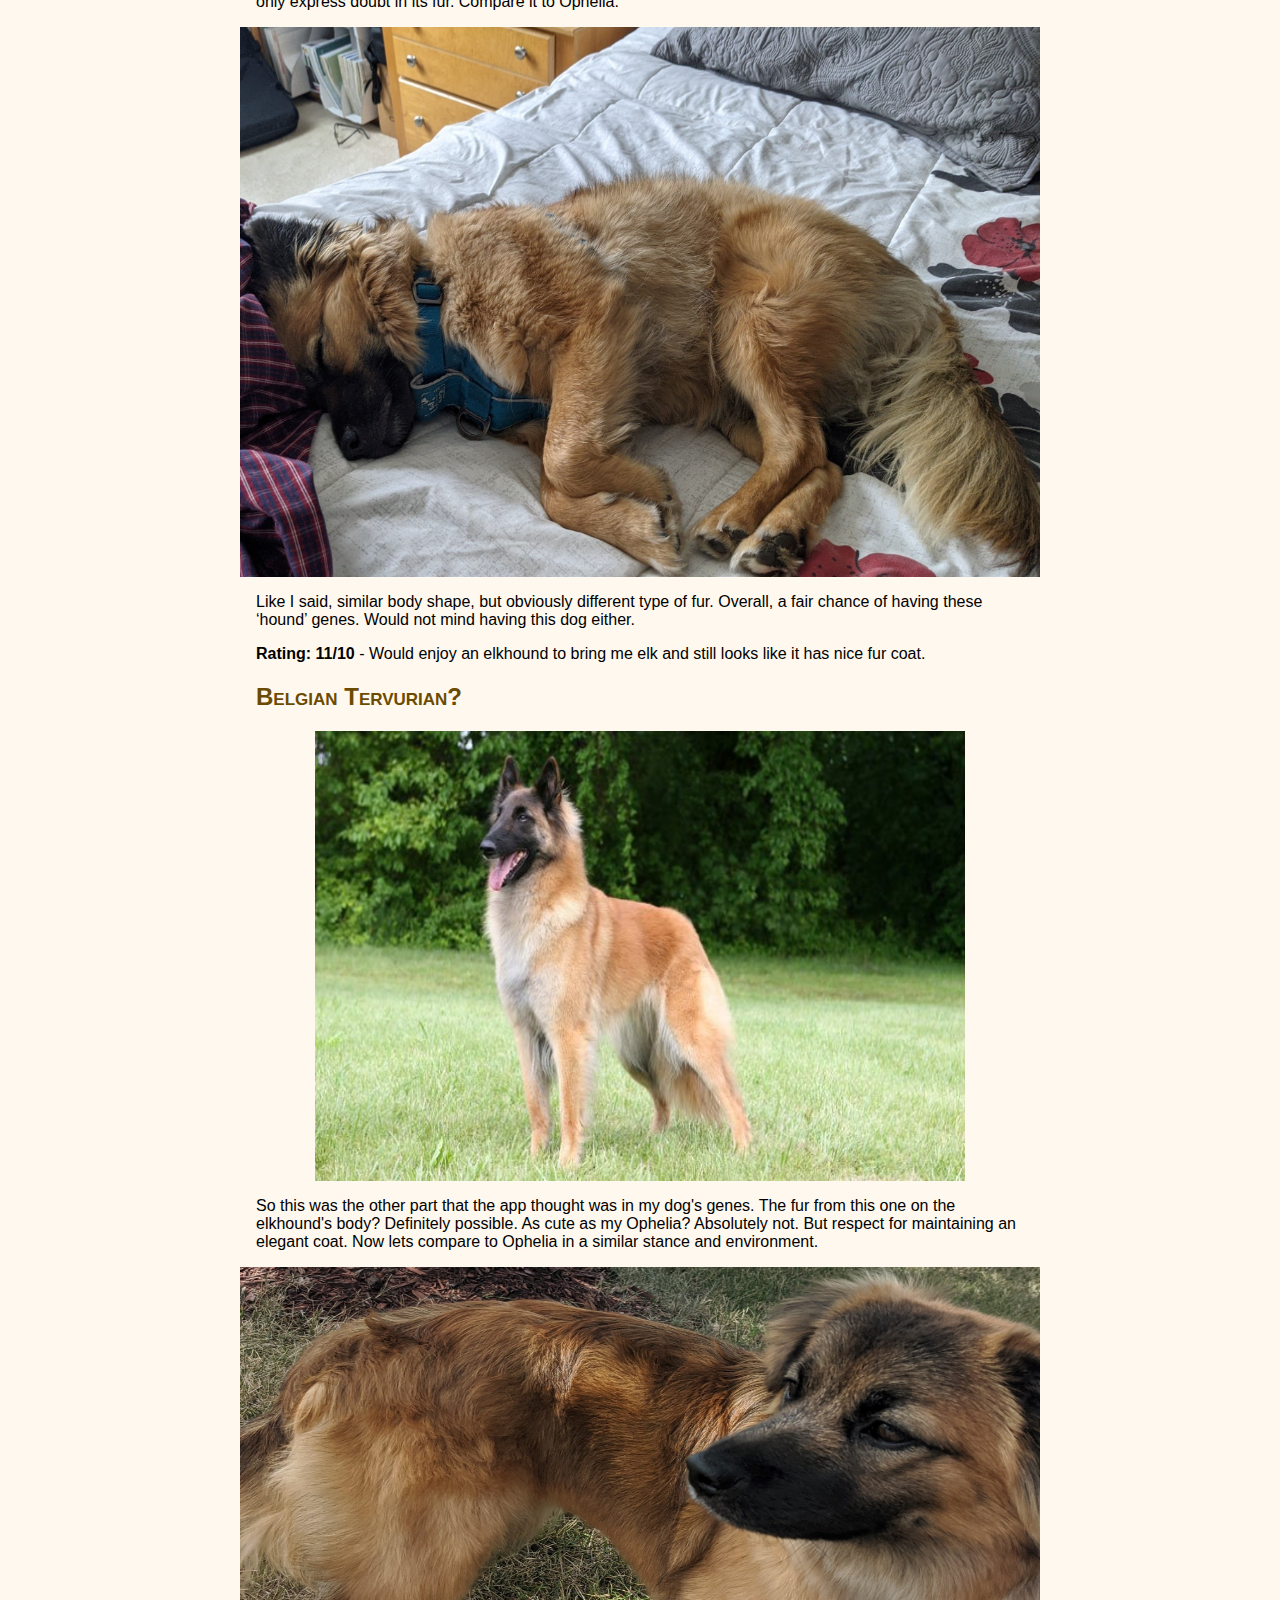
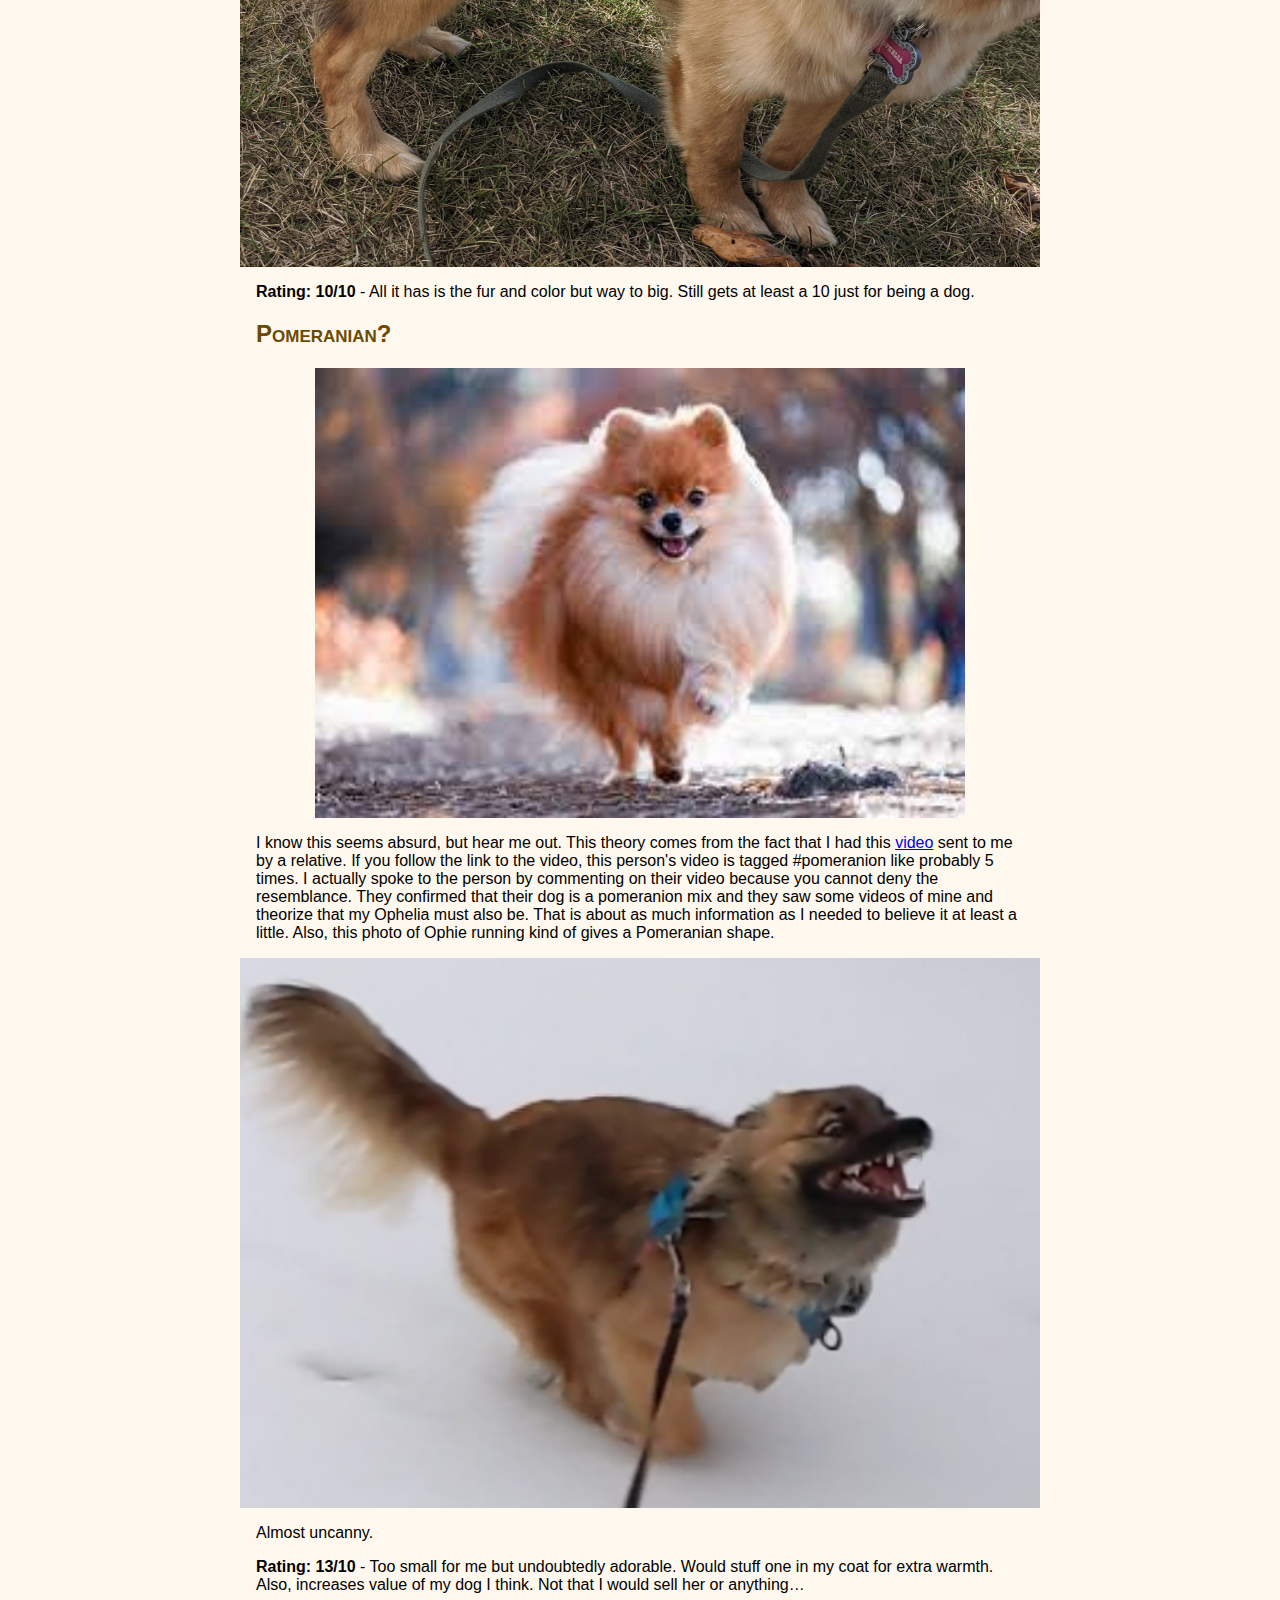
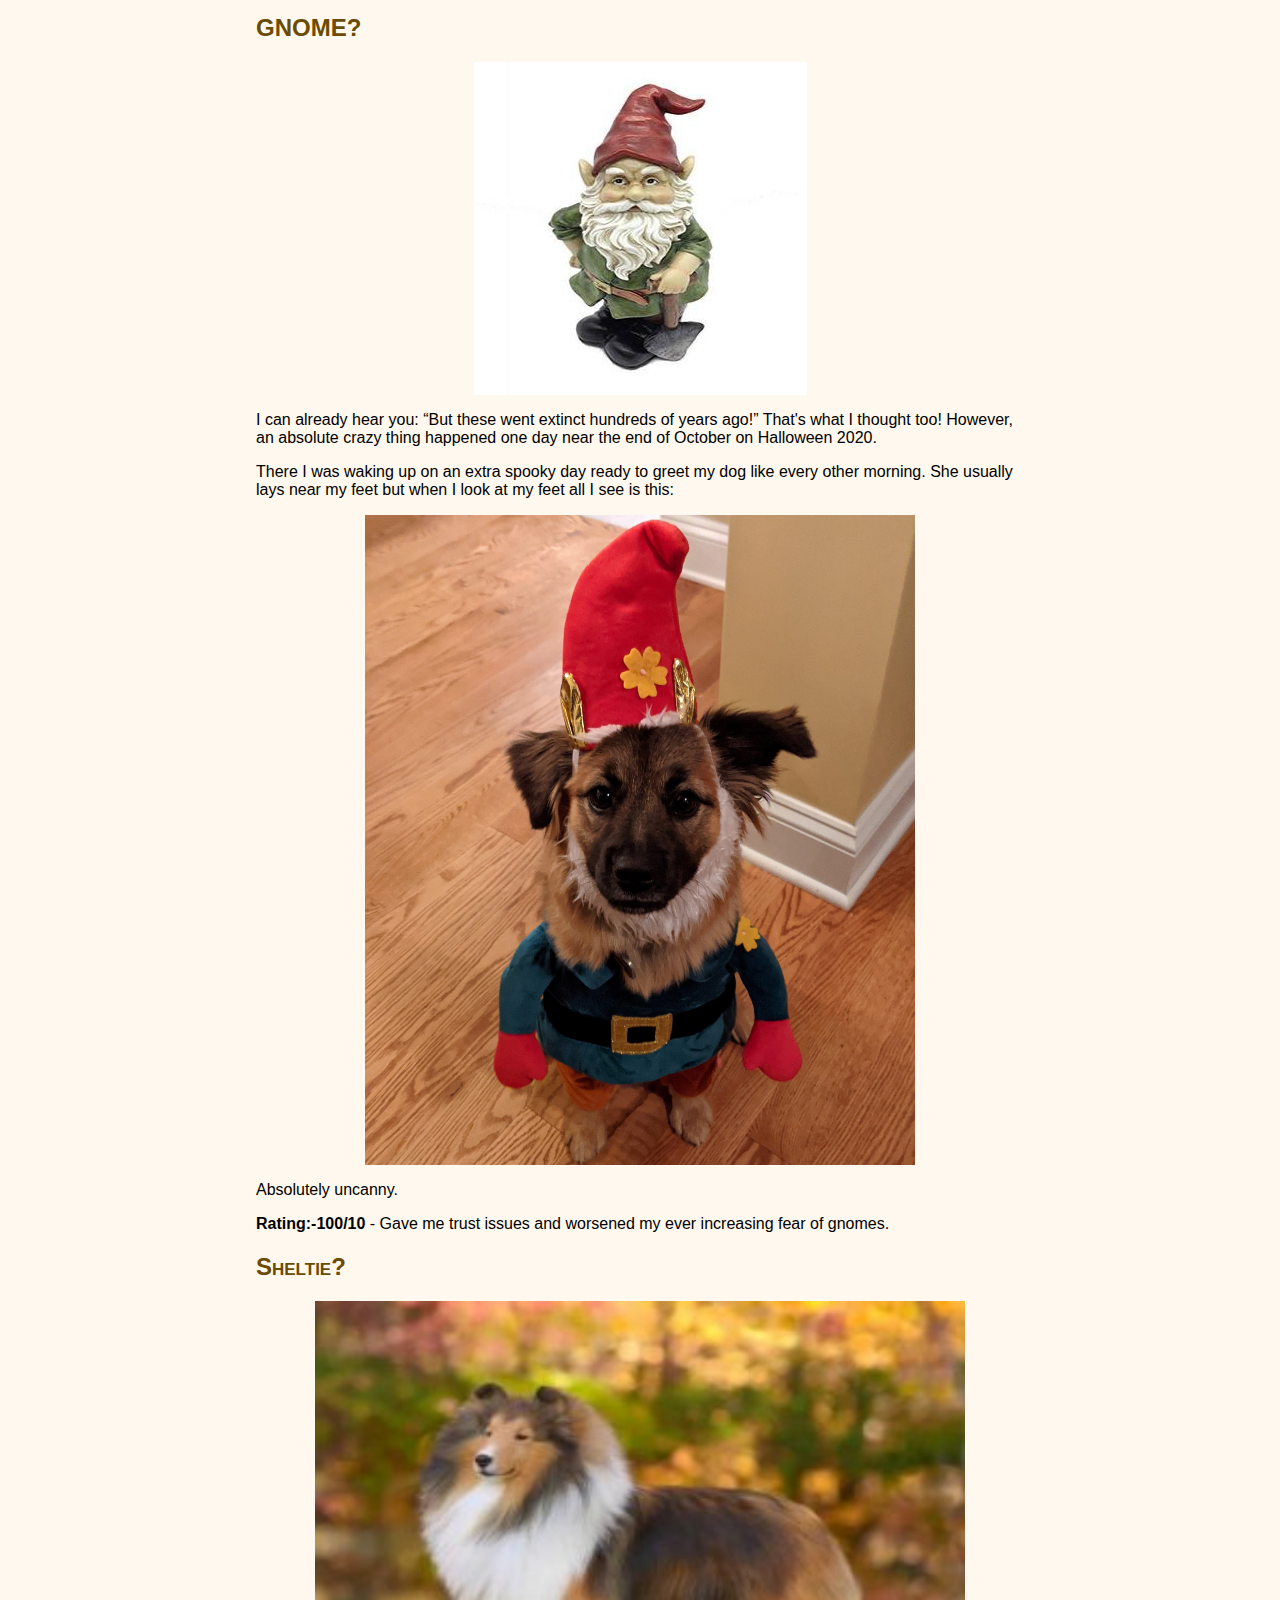
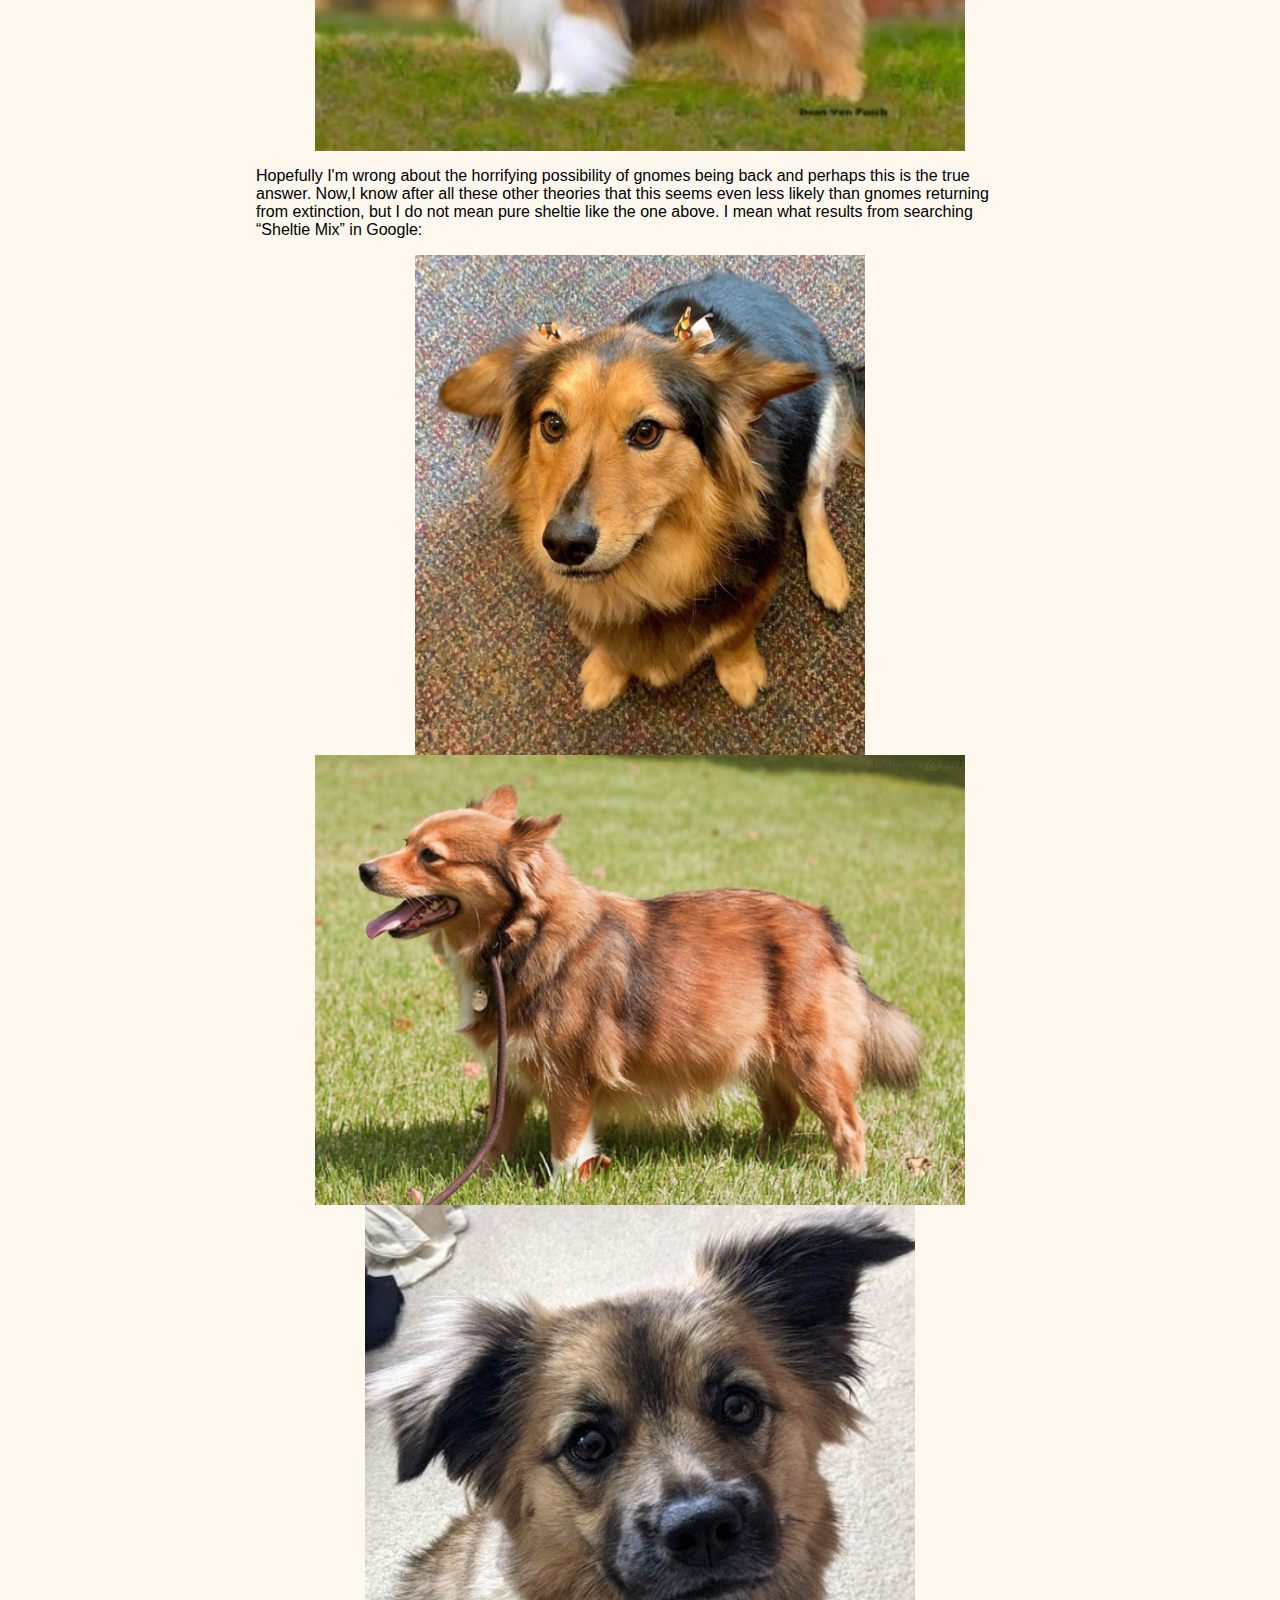
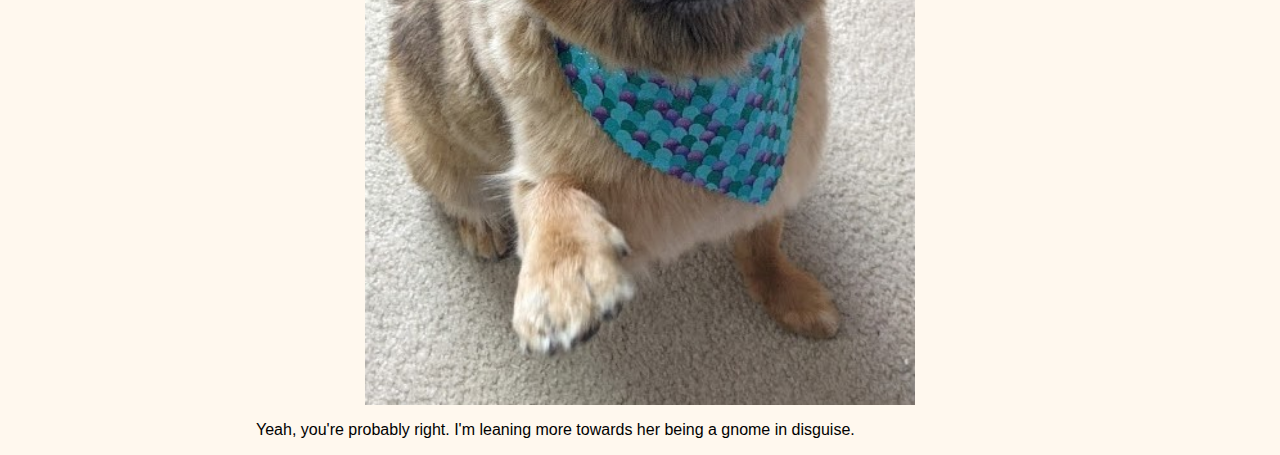
<file: unknowndogbreed.html>
<!DOCTYPE html>
<html lang="en">
<head>
  <meta charset="UTF-8">
  <title>What Breed is My Dog?</title>
  <link rel="stylesheet" href="css/style.css">
  <link rel="stylesheet" type="text/css" href="css/normalize.css">
</head>

<body>
  <header>
    <nav id="main-navbar">
      <div id="navbar-container">
        <ul>
          <li><a href="https://cnavarro1.github.io/project1/"><strong>Resume</strong></a></li>
          <li id="onpage"><a href="#"><strong>What Breed is My Dog?</strong></a></li>
          <li><a href="https://cnavarro1.github.io/project1/armadillofacts.html"><strong>Fun Facts about the Armadillo</strong></a></li>
        </ul>
      </div>
    </nav>
  </header>
  <h1>What Breed is My Dog?</h1>
  <h4>by: Cristian Navarro</h4>
  <img id="trailleft" src="css/pawtrailvertical.png" alt="Paw Trail" >
  <img id="trailright" src="css/pawtrailvertical.png" alt="Paw Trail" >
  <img id="ophiemain" src="images/ophelia_main.jpg" alt="Ophelia Looking at Camera">
  <section><h2>Why do you care so much and why should I?</h2>
    <p>
      This question has haunted me since adopting her in the summer of 2020. This is Ophelia, my very 
      friendly and gorgeous dog. I remember seeing her picture on <a href="https://adoptapet.com/">AdoptAPet.com</a> 
      and thinking, &ldquo;I wonder what breed she is. Better remember to ask when I visit her.&rdquo;
    </p> 
    <p><strong>Spoiler Alert:</strong> I forgot to ask.</p>
    <p>
      This may not be widely known but this causes identity issues within Ophie. She doesn't truly know
      who she is or where she caem from. Everyone deserves to know where they come from. So, I ask this 
      question not for myself but for her.
    </p>
    <p>
      Okay, also so I don't seem like a bad owner whenever a fellow dog owner asks me what breed she is.
      It's embarassing and I feel like Dog Protection Services will take her from me.
    </p>
    <p>
      Anyway, you may already have an answer but that's not the point. This is obviously an excuse for me to 
      show pictures of my dog and other dogs that are not as cute as her but look like her. So the following 
      are potentially what breed my dog is. I will also rate the dog used in the sample photo by how cute they 
      are compared to Ophelia.
    </p>
  </section>
  <section>
    <h2>Norwegian Elkhound?</h2>
    <img id="neh" src="images/norwegian-elkhound-dog-breed.jpeg" alt="Elkhound" >
    <p>
      Off to a pretty weak start. I tried this app that guesses your dog's breed and it gave a 20&percnt; chance 
      that she was part Norwegian Elkhound. Makes kinda sense. The body shape is about the same, including 
      the tail. I only express doubt in its fur. Compare it to Ophelia. 
    </p>
    <img id="sleepophie" src="images/sleepingophie.jpg" alt="Sleeping Ophie" >
    <p>
      Like I said, similar body shape, but obviously different type of fur. Overall, a fair chance of 
      having these &lsquo;hound&rsquo; genes. Would not mind having this dog either.
    </p>
    <p>
      <strong>Rating: 11/10</strong> - Would enjoy an elkhound to bring me elk and still looks like it has 
      nice fur coat.
    </p>
  </section>
  <section>
    <h2>Belgian Tervurian?</h2>
    <img id="terv" src="images/tervurian.jpg" alt="Tervurian" >
    <p>
      So this was the other part that the app thought was in my dog's genes. The fur from this one on 
      the elkhound's body? Definitely possible. As cute as my Ophelia? Absolutely not. But respect for 
      maintaining an elegant coat. Now lets compare to Ophelia in a similar stance and environment.	  
    </p>
    <img id="outophie" src="images/outsideophie.jpg" alt="Ophie but Outside" >
    <p>
      <strong>Rating: 10/10</strong> - All it has is the fur and color but way to big. Still gets at 
      least a 10 just for being a dog.
    </p>
  </section>
  <section><h2>Pomeranian?</h2>
    <img id="pom" src="images/pomeranian.jpg" alt="Pomeranian" >
    <p> 
      I know this seems absurd, but hear me out. This theory comes from the fact that I had this <a href="https://www.tiktok.com/@isthatcake/video/7030242625798081797?_t=8PWYsExUefW&_r=1">video</a>
      sent to me by a relative. If you follow the link to the video, this person's video is tagged #pomeranion 
      like probably 5 times. I actually spoke to the person by commenting on their video because you cannot 
      deny the resemblance. They confirmed that their dog is a pomeranion mix and they saw some videos of mine
      and theorize that my Ophelia must also be. That is about as much information as I needed to believe it at 
      least a little. Also, this photo of Ophie running kind of gives a Pomeranian shape. 
    </p>
    <img id="zoomophie" src="images/zoomingophie.png" alt="Ophie Running" >
    <p>Almost uncanny.</p>
    <p>
      <strong>Rating: 13/10</strong> - Too small for me but undoubtedly adorable. Would stuff one in my coat for
      extra warmth. Also, increases value of my dog I think. Not that I would sell her or anything&hellip;
    </p>
  </section>
  <section><h2>GNOME?</h2>
    <img src="images/gnome.jpg" alt="A Gnome" >
    <p>
      I can already hear you: &ldquo;But these went extinct hundreds of years ago!&rdquo; That's what I thought too!
      However, an absolute crazy thing happened one day near the end of October on Halloween 2020.
    </p>
    <p>
      There I was waking up on an extra spooky day ready to greet my dog like every other morning. She 
      usually lays near my feet but when I look at my feet all I see is this:
    </p>
    <img id="gnophie" src="images/gnomeophie.jpg" alt="Also a Gnome?" >
    <p>Absolutely uncanny.</p>
    <p>
      <strong>Rating:-100/10</strong> - Gave me trust issues and worsened my ever increasing fear of gnomes.
    </p>
  </section>
  <section>
    <h2>Sheltie?</h2>
    <img id="shelt" src="images/sheltie.jpg" alt="Sheltie" >
    <p>
      Hopefully I'm wrong about the horrifying possibility of gnomes being back and perhaps this is the 
      true answer. Now,I know after all these other theories that this seems even less likely than gnomes 
      returning from extinction, but I do not mean pure sheltie like the one above. I mean what results 
      from searching &ldquo;Sheltie Mix&rdquo; in Google:
    </p>
    <img id="shelt1" src="images/sheltiemix1.jpg" alt="Sheltie Mix 1" >
    <img id="shelt2" src="images/sheltiemix2.jpg" alt="Sheltie Mix 2" >
    <img id="ophshake" src="images/ophieshake.jpg" alt="Ophie putting up her paw" >
    <p>
      Yeah, you're probably right. I'm leaning more towards her being a gnome in disguise.
    </p>
  </section>
</body>
</html>
</file>
<file: css/style.css>
body {
  background-color: #fff8ee
}
h1, h4 {
  text-align: center;
}
h1, h2, h3, h4 {
  color: #6a4b00;
  font-family: sans-serif;
}
h1, h2 {
  font-variant: small-caps;
}
h3, h2, p {
  margin-left: 20%;
  margin-right: 20%;
}
img, iframe {
  display: block;
  margin-left: auto;
  margin-right: auto;
}
iframe {
  width: 894px;
  height: 503px;
}
#resume{
  width: 750px;
  margin-right: auto;
}
#main-navbar {
  overflow: hidden;
}
#navbar-container { 
  float: left;
  width: 100%;
  position: relative; 
}
#navbar-container ul {
  float: left;
  list-style-type: none;
  margin: 0;
  padding: 0;
  position: relative;
  left: 50%;
}
#navbar-container ul li {
  float: left;
  display: block;
  position: relative;
  right:50%;
}
#navbar-container ul li a {
  text-decoration: none;
  display: block;
  padding: 10px 20px;
  color: #000;
}
#navbar-container ul li a:hover {
  background-color: #a78250;
  background-image: url(pawtrail.png);
  background-size: contain;
  color:#fff;
}
#onpage {
  text-decoration: underline overline;
}
#skills {
  margin-left: 20%;
  margin-right: 20%;
}
#note {
  text-align: center;
  font-variant: normal;
  font-family: courier;
}
#trailleft {
  float: left;
  height: 100%;
  width: 20%;
}
#trailright {
  float: right;
  height: 100%;
  width: 20%;
}
#patternright {
  float: right;
  height: 100%;
  width: 15%;
}
#patternleft {
  float: left;
  height: 100%;
  width: 15%;
}
#img2 {
  width: 550px;
  height: 300px;
}
#ophiemain {
  width: 350px;
  height: 500px;
}
#neh {
  width: 650px;
  height: 450px;
}
#sleepophie {
  height: 550px;
  width: 800px;
}
#terv {
  height: 450px;
  width: 650px;
}
#outophie {
  height: 600px;
  width: 800px;
}
#pom {
  height: 450px;
  width: 650px;
}
#zoomophie {
  height: 550px;
  width: 800px;
}
#gnophie {
  height: 650px;
  width: 550px;
}
#shelt {
  height: 450px;
  width: 650px;
}
#shelt1 {
  height: 500px;
  width: 450px;
}
#shelt2 {
  height: 450px;
  width: 650px;
}
#ophshake {
  height: 800px;
  width: 550px;
}
#wrapper {
  width: 850px;
  height: 600px;
  background-color: #cc0;
  margin:0 auto;
  overflow: hidden;
}
#canvas {
  width: 700px;
  height: 500px;
  background-color: #ccc;
  margin: 30px auto;
}
#myMap {
  height: 500px;
  width: 100%;
}
#subtitle {
  text-align:center;
  margin-left: auto;
  margin-right: auto;
}
</file>
